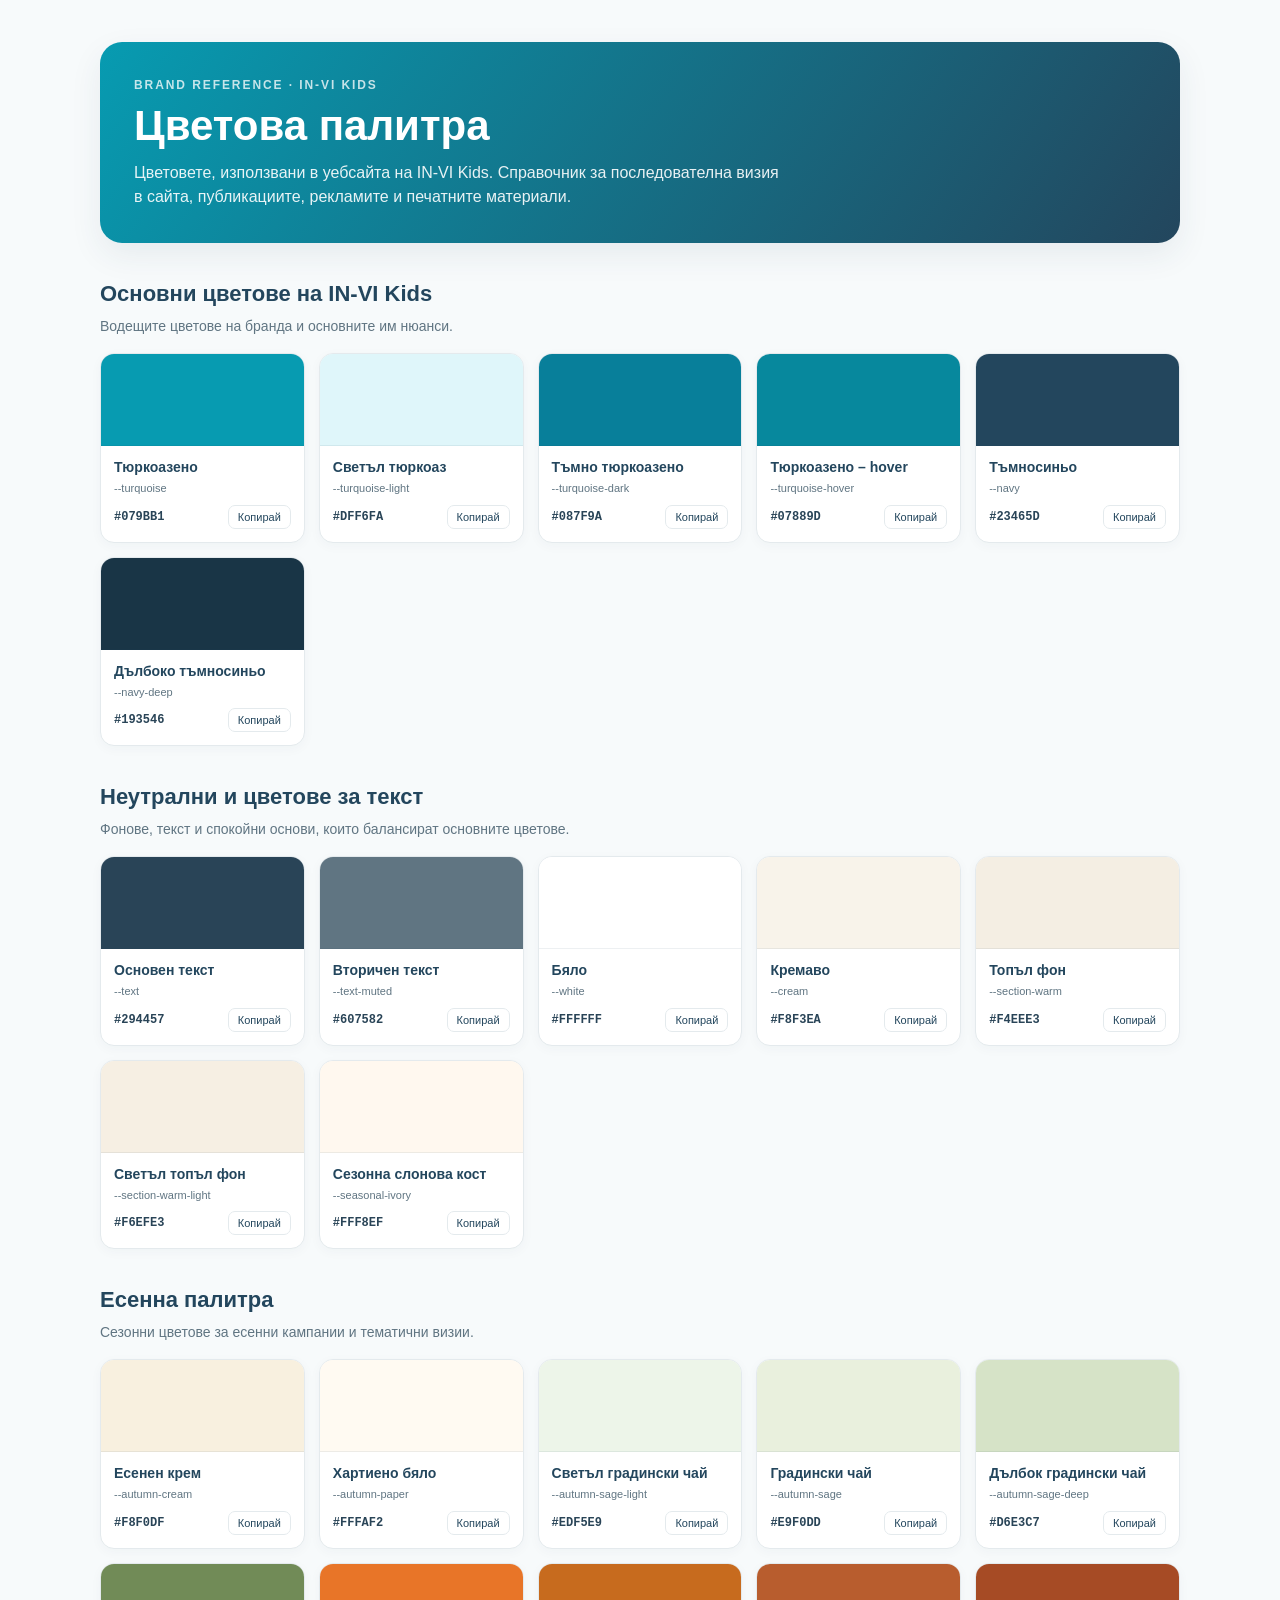
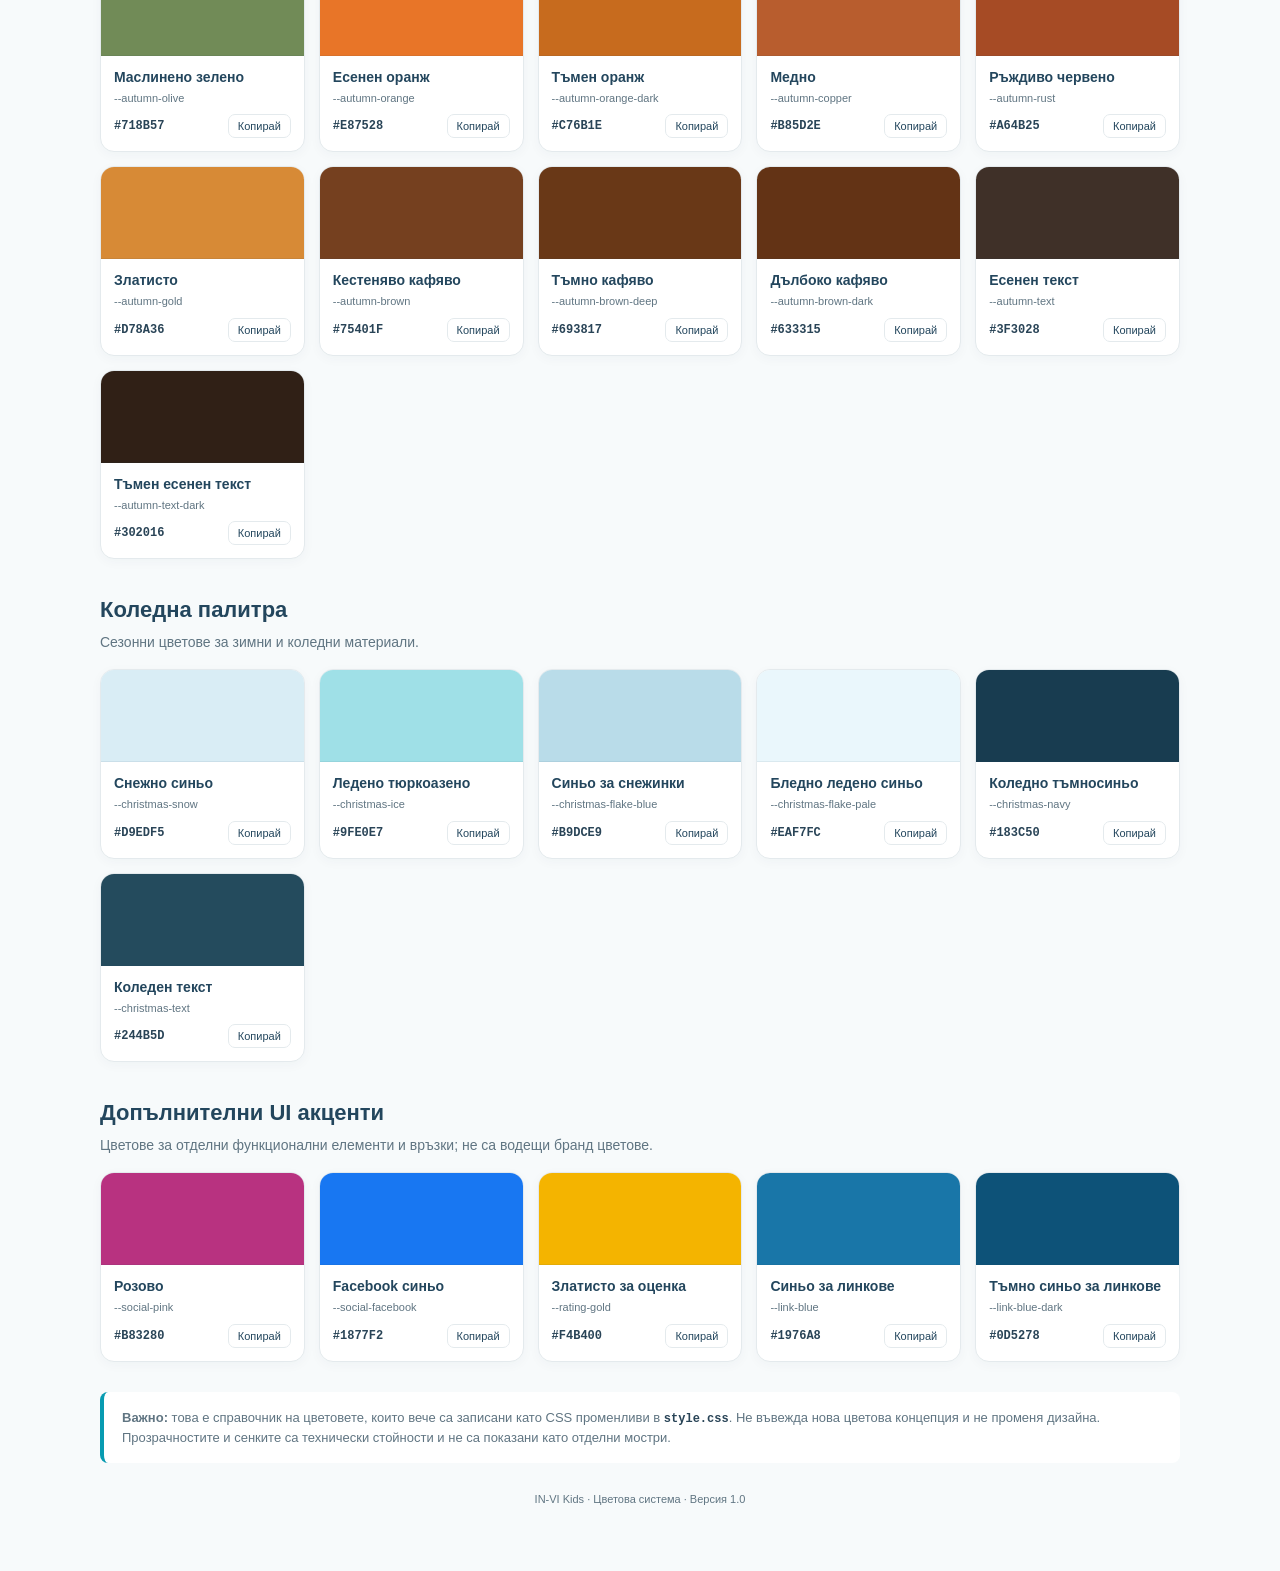
<file: brand-colors.html>
<!doctype html>
<html lang="bg">
<head>
  <meta charset="utf-8">
  <meta name="viewport" content="width=device-width, initial-scale=1">
  <meta name="theme-color" content="#079bb1">
  <title>IN-VI Kids | Цветова палитра</title>
  <style>
    :root {
      --brand-turquoise: #079bb1;
      --brand-turquoise-light: #dff6fa;
      --brand-turquoise-dark: #087f9a;
      --brand-turquoise-hover: #07889d;
      --brand-navy: #23465d;
      --brand-navy-deep: #193546;
      --text: #294457;
      --text-muted: #607582;
      --white: #fff;
      --cream: #f8f3ea;
      --section-warm: #f4eee3;
      --section-warm-light: #f6efe3;
      --seasonal-ivory: #fff8ef;
      --autumn-cream: #f8f0df;
      --autumn-paper: #fffaf2;
      --autumn-sage-light: #edf5e9;
      --autumn-sage: #e9f0dd;
      --autumn-sage-deep: #d6e3c7;
      --autumn-olive: #718b57;
      --autumn-orange: #e87528;
      --autumn-orange-dark: #c76b1e;
      --autumn-copper: #b85d2e;
      --autumn-rust: #a64b25;
      --autumn-gold: #d78a36;
      --autumn-brown: #75401f;
      --autumn-brown-deep: #693817;
      --autumn-brown-dark: #633315;
      --autumn-text: #3f3028;
      --autumn-text-dark: #302016;
      --christmas-snow: #d9edf5;
      --christmas-ice: #9fe0e7;
      --christmas-flake-blue: #b9dce9;
      --christmas-flake-pale: #eaf7fc;
      --christmas-navy: #183c50;
      --christmas-text: #244b5d;
      --social-pink: #b83280;
      --social-facebook: #1877f2;
      --rating-gold: #f4b400;
      --link-blue: #1976a8;
      --link-blue-dark: #0d5278;
      --line: #e4eaed;
      --shadow: 0 12px 32px rgba(35,70,93,.08);
    }
    * { box-sizing: border-box; }
    body { margin: 0; color: var(--text); background: #f7fafb; font-family: Arial, Helvetica, sans-serif; line-height: 1.5; }
    .page { width: min(1080px, calc(100% - 36px)); margin: 42px auto 64px; }
    header { padding: 34px; color: white; border-radius: 22px; background: linear-gradient(125deg, var(--brand-turquoise), var(--brand-navy)); box-shadow: var(--shadow); }
    .eyebrow { margin: 0 0 8px; font-size: 12px; font-weight: 700; letter-spacing: .16em; text-transform: uppercase; opacity: .85; }
    h1 { margin: 0; font-size: clamp(28px, 5vw, 42px); line-height: 1.12; }
    header p { max-width: 650px; margin: 12px 0 0; color: rgba(255,255,255,.9); }
    section { margin-top: 34px; }
    h2 { margin: 0 0 6px; color: var(--brand-navy); font-size: 22px; }
    .intro { margin: 0 0 16px; color: var(--text-muted); font-size: 14px; }
    .grid { display: grid; grid-template-columns: repeat(auto-fit, minmax(190px, 1fr)); gap: 14px; }
    .swatch { overflow: hidden; background: white; border: 1px solid var(--line); border-radius: 14px; box-shadow: 0 3px 12px rgba(35,70,93,.035); }
    .sample { height: 92px; border-bottom: 1px solid rgba(35,70,93,.08); }
    .meta { padding: 11px 13px 13px; }
    .name { display: block; color: var(--brand-navy); font-size: 14px; font-weight: 700; }
    .token { display: block; margin-top: 2px; color: var(--text-muted); font-size: 11px; }
    .hexrow { display: flex; align-items: center; justify-content: space-between; gap: 8px; margin-top: 8px; }
    code { color: var(--text); font-size: 12px; font-weight: 700; }
    button { padding: 5px 9px; border: 1px solid var(--line); border-radius: 7px; background: white; color: var(--brand-navy); font-size: 11px; cursor: pointer; }
    button:hover { border-color: var(--brand-turquoise); }
    .note { margin-top: 30px; padding: 16px 18px; border-left: 4px solid var(--brand-turquoise); border-radius: 8px; background: white; color: var(--text-muted); font-size: 13px; }
    footer { margin-top: 28px; color: var(--text-muted); font-size: 11px; text-align: center; }
    @media (max-width: 520px) { .page { width: calc(100% - 24px); margin-top: 16px; } header { padding: 25px 22px; } .grid { grid-template-columns: repeat(2, minmax(0,1fr)); gap: 10px; } .sample { height: 72px; } .meta { padding: 9px; } }
  </style>
</head>
<body>
  <main class="page">
    <header>
      <p class="eyebrow">Brand reference · IN-VI Kids</p>
      <h1>Цветова палитра</h1>
      <p>Цветовете, използвани в уебсайта на IN-VI Kids. Справочник за последователна визия в сайта, публикациите, рекламите и печатните материали.</p>
    </header>

    <section>
      <h2>Основни цветове на IN-VI Kids</h2>
      <p class="intro">Водещите цветове на бранда и основните им нюанси.</p>
      <div class="grid">
        <article class="swatch"><div class="sample" style="background:#079bb1"></div><div class="meta"><span class="name">Тюркоазено</span><span class="token">--turquoise</span><div class="hexrow"><code>#079BB1</code><button data-copy="#079bb1">Копирай</button></div></div></article>
        <article class="swatch"><div class="sample" style="background:#dff6fa"></div><div class="meta"><span class="name">Светъл тюркоаз</span><span class="token">--turquoise-light</span><div class="hexrow"><code>#DFF6FA</code><button data-copy="#dff6fa">Копирай</button></div></div></article>
        <article class="swatch"><div class="sample" style="background:#087f9a"></div><div class="meta"><span class="name">Тъмно тюркоазено</span><span class="token">--turquoise-dark</span><div class="hexrow"><code>#087F9A</code><button data-copy="#087f9a">Копирай</button></div></div></article>
        <article class="swatch"><div class="sample" style="background:#07889d"></div><div class="meta"><span class="name">Тюркоазено – hover</span><span class="token">--turquoise-hover</span><div class="hexrow"><code>#07889D</code><button data-copy="#07889d">Копирай</button></div></div></article>
        <article class="swatch"><div class="sample" style="background:#23465d"></div><div class="meta"><span class="name">Тъмносиньо</span><span class="token">--navy</span><div class="hexrow"><code>#23465D</code><button data-copy="#23465d">Копирай</button></div></div></article>
        <article class="swatch"><div class="sample" style="background:#193546"></div><div class="meta"><span class="name">Дълбоко тъмносиньо</span><span class="token">--navy-deep</span><div class="hexrow"><code>#193546</code><button data-copy="#193546">Копирай</button></div></div></article>
      </div>
    </section>

    <section>
      <h2>Неутрални и цветове за текст</h2>
      <p class="intro">Фонове, текст и спокойни основи, които балансират основните цветове.</p>
      <div class="grid">
        <article class="swatch"><div class="sample" style="background:#294457"></div><div class="meta"><span class="name">Основен текст</span><span class="token">--text</span><div class="hexrow"><code>#294457</code><button data-copy="#294457">Копирай</button></div></div></article>
        <article class="swatch"><div class="sample" style="background:#607582"></div><div class="meta"><span class="name">Вторичен текст</span><span class="token">--text-muted</span><div class="hexrow"><code>#607582</code><button data-copy="#607582">Копирай</button></div></div></article>
        <article class="swatch"><div class="sample" style="background:#ffffff"></div><div class="meta"><span class="name">Бяло</span><span class="token">--white</span><div class="hexrow"><code>#FFFFFF</code><button data-copy="#ffffff">Копирай</button></div></div></article>
        <article class="swatch"><div class="sample" style="background:#f8f3ea"></div><div class="meta"><span class="name">Кремаво</span><span class="token">--cream</span><div class="hexrow"><code>#F8F3EA</code><button data-copy="#f8f3ea">Копирай</button></div></div></article>
        <article class="swatch"><div class="sample" style="background:#f4eee3"></div><div class="meta"><span class="name">Топъл фон</span><span class="token">--section-warm</span><div class="hexrow"><code>#F4EEE3</code><button data-copy="#f4eee3">Копирай</button></div></div></article>
        <article class="swatch"><div class="sample" style="background:#f6efe3"></div><div class="meta"><span class="name">Светъл топъл фон</span><span class="token">--section-warm-light</span><div class="hexrow"><code>#F6EFE3</code><button data-copy="#f6efe3">Копирай</button></div></div></article>
        <article class="swatch"><div class="sample" style="background:#fff8ef"></div><div class="meta"><span class="name">Сезонна слонова кост</span><span class="token">--seasonal-ivory</span><div class="hexrow"><code>#FFF8EF</code><button data-copy="#fff8ef">Копирай</button></div></div></article>
      </div>
    </section>

    <section>
      <h2>Есенна палитра</h2>
      <p class="intro">Сезонни цветове за есенни кампании и тематични визии.</p>
      <div class="grid">
        <article class="swatch"><div class="sample" style="background:#f8f0df"></div><div class="meta"><span class="name">Есенен крем</span><span class="token">--autumn-cream</span><div class="hexrow"><code>#F8F0DF</code><button data-copy="#f8f0df">Копирай</button></div></div></article>
        <article class="swatch"><div class="sample" style="background:#fffaf2"></div><div class="meta"><span class="name">Хартиено бяло</span><span class="token">--autumn-paper</span><div class="hexrow"><code>#FFFAF2</code><button data-copy="#fffaf2">Копирай</button></div></div></article>
        <article class="swatch"><div class="sample" style="background:#edf5e9"></div><div class="meta"><span class="name">Светъл градински чай</span><span class="token">--autumn-sage-light</span><div class="hexrow"><code>#EDF5E9</code><button data-copy="#edf5e9">Копирай</button></div></div></article>
        <article class="swatch"><div class="sample" style="background:#e9f0dd"></div><div class="meta"><span class="name">Градински чай</span><span class="token">--autumn-sage</span><div class="hexrow"><code>#E9F0DD</code><button data-copy="#e9f0dd">Копирай</button></div></div></article>
        <article class="swatch"><div class="sample" style="background:#d6e3c7"></div><div class="meta"><span class="name">Дълбок градински чай</span><span class="token">--autumn-sage-deep</span><div class="hexrow"><code>#D6E3C7</code><button data-copy="#d6e3c7">Копирай</button></div></div></article>
        <article class="swatch"><div class="sample" style="background:#718b57"></div><div class="meta"><span class="name">Маслинено зелено</span><span class="token">--autumn-olive</span><div class="hexrow"><code>#718B57</code><button data-copy="#718b57">Копирай</button></div></div></article>
        <article class="swatch"><div class="sample" style="background:#e87528"></div><div class="meta"><span class="name">Есенен оранж</span><span class="token">--autumn-orange</span><div class="hexrow"><code>#E87528</code><button data-copy="#e87528">Копирай</button></div></div></article>
        <article class="swatch"><div class="sample" style="background:#c76b1e"></div><div class="meta"><span class="name">Тъмен оранж</span><span class="token">--autumn-orange-dark</span><div class="hexrow"><code>#C76B1E</code><button data-copy="#c76b1e">Копирай</button></div></div></article>
        <article class="swatch"><div class="sample" style="background:#b85d2e"></div><div class="meta"><span class="name">Медно</span><span class="token">--autumn-copper</span><div class="hexrow"><code>#B85D2E</code><button data-copy="#b85d2e">Копирай</button></div></div></article>
        <article class="swatch"><div class="sample" style="background:#a64b25"></div><div class="meta"><span class="name">Ръждиво червено</span><span class="token">--autumn-rust</span><div class="hexrow"><code>#A64B25</code><button data-copy="#a64b25">Копирай</button></div></div></article>
        <article class="swatch"><div class="sample" style="background:#d78a36"></div><div class="meta"><span class="name">Златисто</span><span class="token">--autumn-gold</span><div class="hexrow"><code>#D78A36</code><button data-copy="#d78a36">Копирай</button></div></div></article>
        <article class="swatch"><div class="sample" style="background:#75401f"></div><div class="meta"><span class="name">Кестеняво кафяво</span><span class="token">--autumn-brown</span><div class="hexrow"><code>#75401F</code><button data-copy="#75401f">Копирай</button></div></div></article>
        <article class="swatch"><div class="sample" style="background:#693817"></div><div class="meta"><span class="name">Тъмно кафяво</span><span class="token">--autumn-brown-deep</span><div class="hexrow"><code>#693817</code><button data-copy="#693817">Копирай</button></div></div></article>
        <article class="swatch"><div class="sample" style="background:#633315"></div><div class="meta"><span class="name">Дълбоко кафяво</span><span class="token">--autumn-brown-dark</span><div class="hexrow"><code>#633315</code><button data-copy="#633315">Копирай</button></div></div></article>
        <article class="swatch"><div class="sample" style="background:#3f3028"></div><div class="meta"><span class="name">Есенен текст</span><span class="token">--autumn-text</span><div class="hexrow"><code>#3F3028</code><button data-copy="#3f3028">Копирай</button></div></div></article>
        <article class="swatch"><div class="sample" style="background:#302016"></div><div class="meta"><span class="name">Тъмен есенен текст</span><span class="token">--autumn-text-dark</span><div class="hexrow"><code>#302016</code><button data-copy="#302016">Копирай</button></div></div></article>
      </div>
    </section>

    <section>
      <h2>Коледна палитра</h2>
      <p class="intro">Сезонни цветове за зимни и коледни материали.</p>
      <div class="grid">
        <article class="swatch"><div class="sample" style="background:#d9edf5"></div><div class="meta"><span class="name">Снежно синьо</span><span class="token">--christmas-snow</span><div class="hexrow"><code>#D9EDF5</code><button data-copy="#d9edf5">Копирай</button></div></div></article>
        <article class="swatch"><div class="sample" style="background:#9fe0e7"></div><div class="meta"><span class="name">Ледено тюркоазено</span><span class="token">--christmas-ice</span><div class="hexrow"><code>#9FE0E7</code><button data-copy="#9fe0e7">Копирай</button></div></div></article>
        <article class="swatch"><div class="sample" style="background:#b9dce9"></div><div class="meta"><span class="name">Синьо за снежинки</span><span class="token">--christmas-flake-blue</span><div class="hexrow"><code>#B9DCE9</code><button data-copy="#b9dce9">Копирай</button></div></div></article>
        <article class="swatch"><div class="sample" style="background:#eaf7fc"></div><div class="meta"><span class="name">Бледно ледено синьо</span><span class="token">--christmas-flake-pale</span><div class="hexrow"><code>#EAF7FC</code><button data-copy="#eaf7fc">Копирай</button></div></div></article>
        <article class="swatch"><div class="sample" style="background:#183c50"></div><div class="meta"><span class="name">Коледно тъмносиньо</span><span class="token">--christmas-navy</span><div class="hexrow"><code>#183C50</code><button data-copy="#183c50">Копирай</button></div></div></article>
        <article class="swatch"><div class="sample" style="background:#244b5d"></div><div class="meta"><span class="name">Коледен текст</span><span class="token">--christmas-text</span><div class="hexrow"><code>#244B5D</code><button data-copy="#244b5d">Копирай</button></div></div></article>
      </div>
    </section>

    <section>
      <h2>Допълнителни UI акценти</h2>
      <p class="intro">Цветове за отделни функционални елементи и връзки; не са водещи бранд цветове.</p>
      <div class="grid">
        <article class="swatch"><div class="sample" style="background:#b83280"></div><div class="meta"><span class="name">Розово</span><span class="token">--social-pink</span><div class="hexrow"><code>#B83280</code><button data-copy="#b83280">Копирай</button></div></div></article>
        <article class="swatch"><div class="sample" style="background:#1877f2"></div><div class="meta"><span class="name">Facebook синьо</span><span class="token">--social-facebook</span><div class="hexrow"><code>#1877F2</code><button data-copy="#1877f2">Копирай</button></div></div></article>
        <article class="swatch"><div class="sample" style="background:#f4b400"></div><div class="meta"><span class="name">Златисто за оценка</span><span class="token">--rating-gold</span><div class="hexrow"><code>#F4B400</code><button data-copy="#f4b400">Копирай</button></div></div></article>
        <article class="swatch"><div class="sample" style="background:#1976a8"></div><div class="meta"><span class="name">Синьо за линкове</span><span class="token">--link-blue</span><div class="hexrow"><code>#1976A8</code><button data-copy="#1976a8">Копирай</button></div></div></article>
        <article class="swatch"><div class="sample" style="background:#0d5278"></div><div class="meta"><span class="name">Тъмно синьо за линкове</span><span class="token">--link-blue-dark</span><div class="hexrow"><code>#0D5278</code><button data-copy="#0d5278">Копирай</button></div></div></article>
      </div>
    </section>

    <div class="note"><strong>Важно:</strong> това е справочник на цветовете, които вече са записани като CSS променливи в <code>style.css</code>. Не въвежда нова цветова концепция и не променя дизайна. Прозрачностите и сенките са технически стойности и не са показани като отделни мостри.</div>
    <footer>IN-VI Kids · Цветова система · Версия 1.0</footer>
  </main>
  <script>
    document.querySelectorAll('[data-copy]').forEach(button => {
      button.addEventListener('click', async () => {
        const value = button.dataset.copy;
        try {
          await navigator.clipboard.writeText(value);
          const old = button.textContent;
          button.textContent = 'Копирано';
          setTimeout(() => button.textContent = old, 1200);
        } catch {
          button.textContent = value;
        }
      });
    });
  </script>
</body>
</html>
</file>
